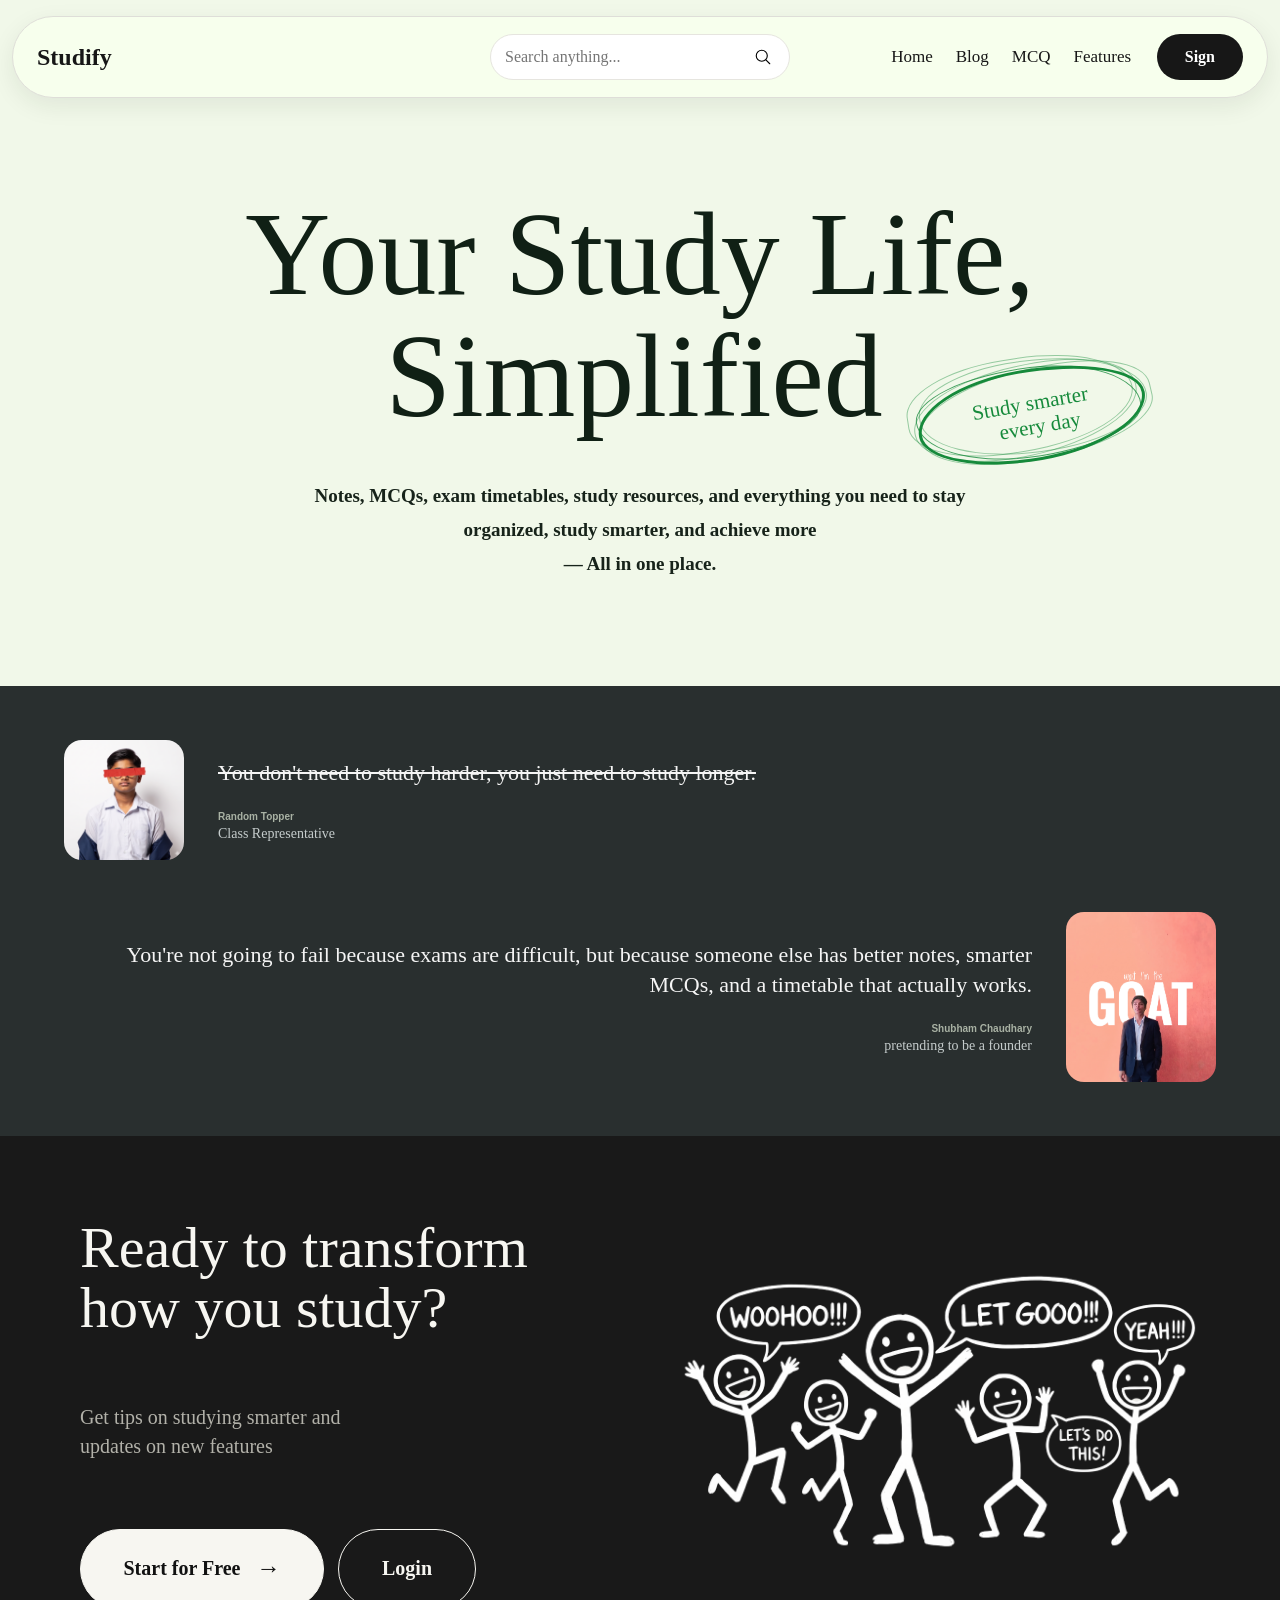
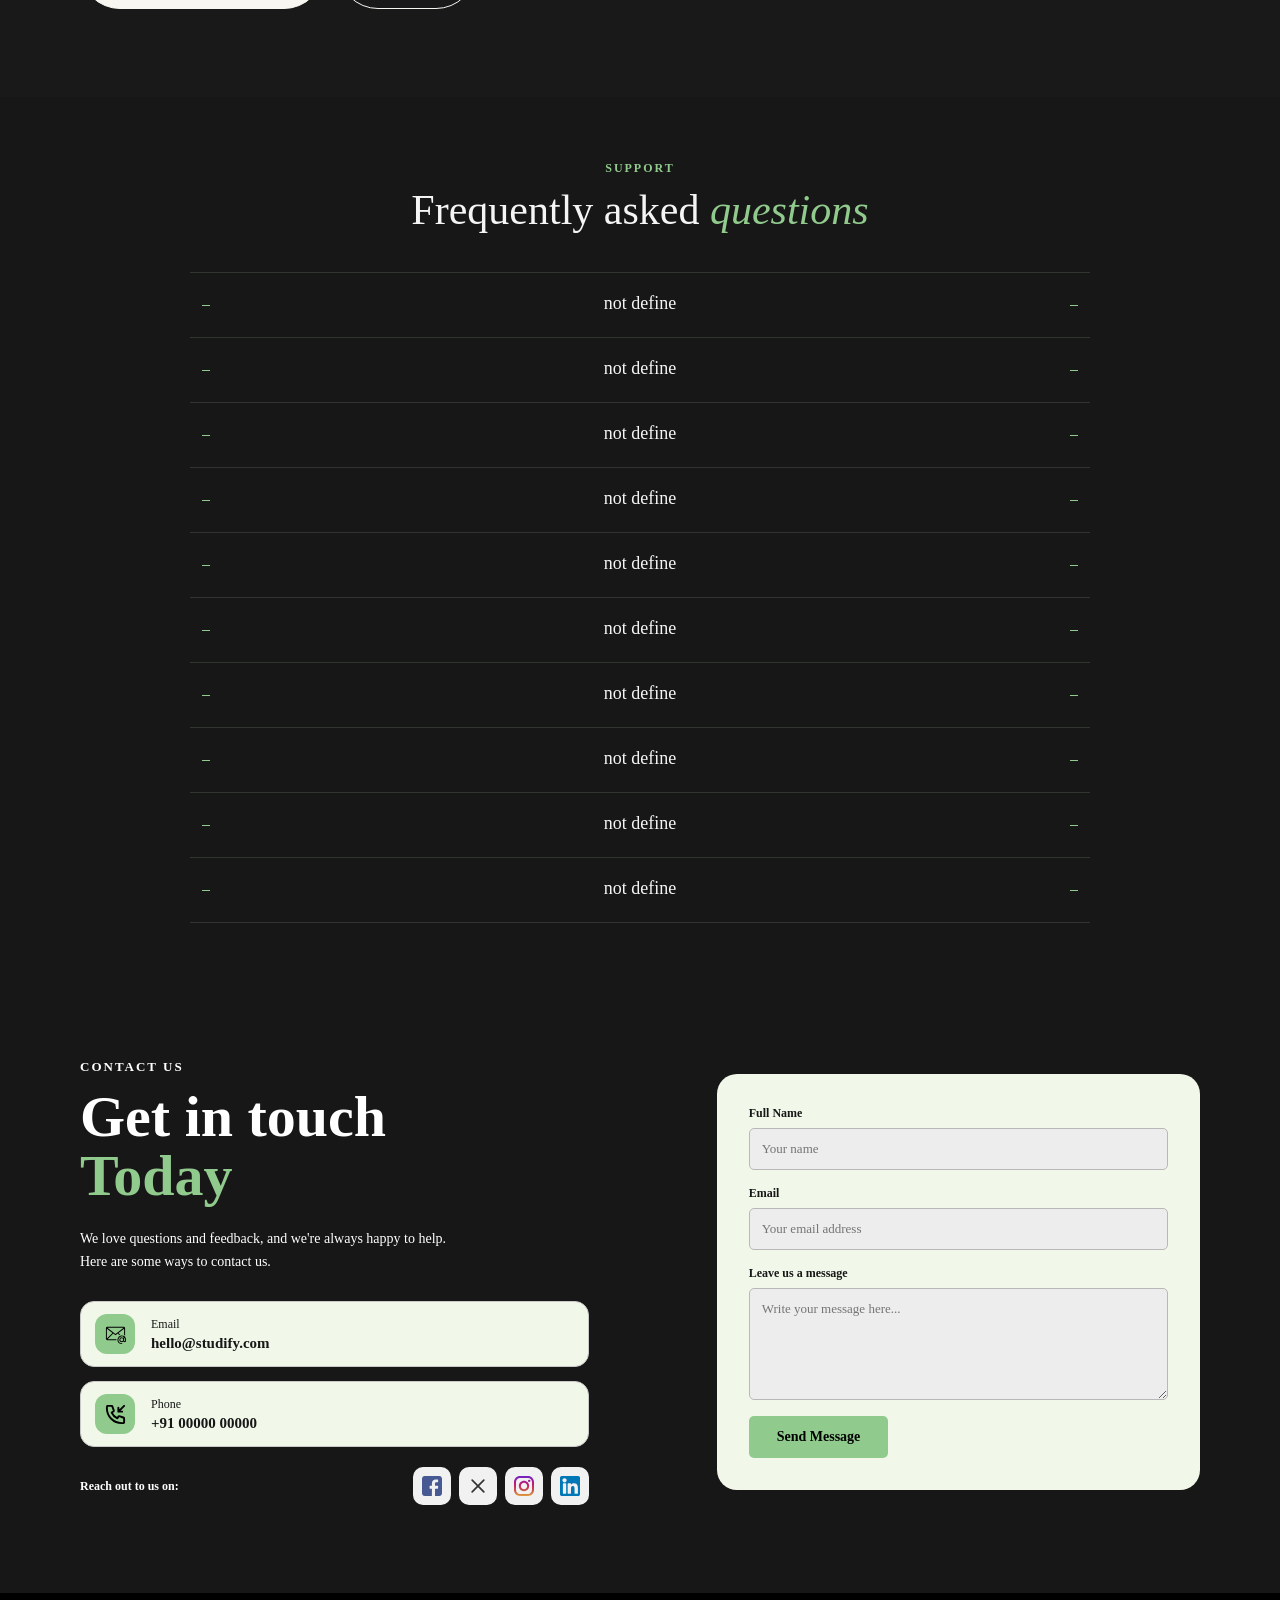
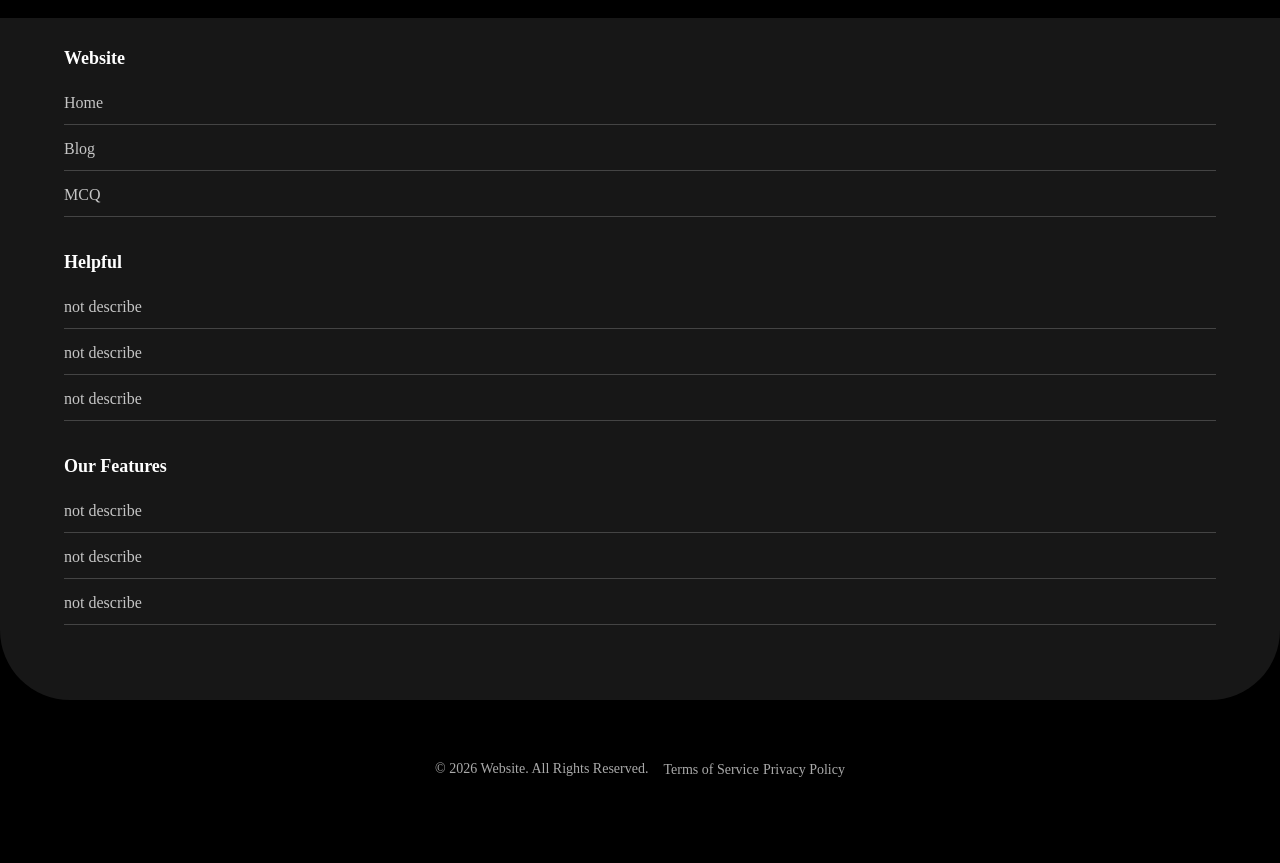
<file: index.html>
<!DOCTYPE html>
<html lang="en">
<head>
    <meta charset="UTF-8">
    <meta name="viewport" content="width=device-width, initial-scale=1.0">
    <title>Studify</title>
    <link rel="stylesheet" href="Assests/css/layout.css">
    <link rel="stylesheet" href="Assests/css/pages/dashboard.css">
    <script src="Assests/js/main.js" defer></script>
</head>
<body>

<!-- NavBar -->

    <div class="navbar-shell">
    <nav class="floating-navbar" aria-label="Main navigation">
        <a class="navbar-brand" href="index.html" aria-label="Studify home">Studify</a>
        <div class="navbar-search">
            <input type="search" placeholder="Search anything..." aria-label="Search anything">
            <button type="button" aria-label="Search"><img src="Assests/icons/search-button.svg" alt=""></button>
        </div>
        <div class="navbar-actions">
            <div class="navbar-links">
                <a href="index.html">Home</a>
                <a href="Sections/Blog.html">Blog</a>
                <a href="Sections/mcq.html">MCQ</a>
                <a href="Sections/Features.html">Features</a>
            </div>
            <button class="navbar-sign" type="button">Sign</button>
        </div>
    </nav>
    </div>

<!-- Dashboard hero -->
<main>
    <section class="dashboard-hero" aria-labelledby="dashboard-heading">
        <div class="dashboard-hero-copy">
            <h1 id="dashboard-heading">
                <span>Your Study Life,</span>
                <span class="dashboard-title-last-line">Simplified</span>
            </h1>
            <div class="dashboard-hero-badge" aria-label="Study smarter, every day">
                <span class="badge-ring badge-ring-one" aria-hidden="true"></span>
                <span class="badge-ring badge-ring-two" aria-hidden="true"></span>
                <span class="badge-ring badge-ring-three" aria-hidden="true"></span>
                <span class="badge-ring badge-ring-four" aria-hidden="true"></span>
                <span>Study smarter</span>
                <span>every day</span>
            </div>
            <p>Notes, MCQs, exam timetables, study resources, and everything you need to stay organized, study smarter, and achieve more <br>— All in one place.</p>
        </div>
    </section>
</main>
<!-- review section -->
<section class="testimonial-section" aria-label="Student testimonials">
    <div class="testimonial-list">
        <article class="testimonial testimonial-topper">
            <img class="testimonial-photo testimonial-photo-topper" src="Assests/images/topperboy.png" alt="Random Topper">
            <div class="testimonial-copy">
                <blockquote><del>You don't need to study harder, you just need to study longer.</del></blockquote>
                <p class="testimonial-name">Random Topper</p>
                <p class="testimonial-role">Class Representative</p>
            </div>
        </article>
        <article class="testimonial testimonial-founder">
            <div class="testimonial-copy">
                <blockquote>You're not going to fail because exams are difficult, but because someone else has better notes, smarter MCQs, and a timetable that actually works.</blockquote>
                <p class="testimonial-name">Shubham Chaudhary</p>
                <p class="testimonial-role">pretending to be a founder</p>
            </div>
            <img class="testimonial-photo testimonial-photo-founder" src="Assests/images/my%20img.jpeg" alt="Student Productivity Platform founder">
        </article>
    </div>
</section>


<!-- ----------study-cta---------- -->

<section class="study-cta" aria-labelledby="study-cta-heading">
    <div class="study-cta-content">
        <div class="study-cta-copy">
            <h2 id="study-cta-heading">Ready to transform<br>how you study?</h2>
            <p>Get tips on studying smarter and<br class="study-cta-desktop-break"> updates on new features</p>
            <div class="study-cta-actions">
                <a class="study-cta-primary" href="#contact-heading">Start for Free <span aria-hidden="true">&#8594;</span></a>
                <button class="study-cta-login" type="button">Login</button>
            </div>
        </div>
        <img class="study-cta-image" src="Assests/images/stick-men-login.png" alt="Cheerful stick figures celebrating together">
    </div>
</section>

<!---------FAQ---------->
<section class="faq-section" aria-labelledby="faq-heading">
    <div class="faq-content">
        <p class="faq-eyebrow">Support</p>
        <h2 id="faq-heading">Frequently asked <span>questions</span></h2>
        <div class="faq-list">
            <details class="faq-item">
                <summary>not define</summary>
                <p>not describe</p>
            </details>
            <details class="faq-item">
                <summary>not define</summary>
                <p>not describe</p>
            </details>
            <details class="faq-item">
                <summary>not define</summary>
                <p>not describe</p>
            </details>
            <details class="faq-item">
                <summary>not define</summary>
                <p>not describe</p>
            </details>
            <details class="faq-item">
                <summary>not define</summary>
                <p>not describe</p>
            </details>
            <details class="faq-item">
                <summary>not define</summary>
                <p>not describe</p>
            </details>
            <details class="faq-item">
                <summary>not define</summary>
                <p>not describe</p>
            </details>
            <details class="faq-item">
                <summary>not define</summary>
                <p>not describe</p>
            </details>
            <details class="faq-item">
                <summary>not define</summary>
                <p>not describe</p>
            </details>
            <details class="faq-item">
                <summary>not define</summary>
                <p>not describe</p>
            </details>
        </div>
    </div>
</section>

<!-- contact form section  -->
<section class="contact-section" aria-labelledby="contact-heading">
    <div class="contact-intro">
        <p class="contact-eyebrow">Contact us</p>
        <h2 id="contact-heading">Get in touch<br><span class="contact-title-accent">Today</span></h2>
        <p class="contact-description">We love questions and feedback, and we're always happy to help. Here are some ways to contact us.</p>

        <div class="contact-details">
            <a class="contact-detail" href="mailto:hello@studify.com">
                <span class="contact-detail-icon" aria-hidden="true"><img src="Assests/icons/email-address.svg" alt=" email-icon"></span>
                <span><span class="contact-detail-label">Email</span><strong>hello@studify.com</strong></span>
            </a>
            <a class="contact-detail" href="tel:+910000000000">
                <span class="contact-detail-icon" aria-hidden="true"><img src="Assests/icons/phone-incoming.svg" alt="phone-icon"></span>
                <span><span class="contact-detail-label">Phone</span><strong>+91 00000 00000</strong></span>
            </a>
        </div>

        <div class="contact-socials">
            <strong>Reach out to us on:</strong>
            <div class="contact-social-links" aria-label="Social media">
                <a href="#" aria-label="Facebook"><img src="Assests/icons/facebook.svg" alt=""></a>
                <a href="#" aria-label="X"><img src="Assests/icons/x-icon.svg" alt=""></a>
                <a href="#" aria-label="Instagram"><img src="Assests/icons/instagram.svg" alt=""></a>
                <a href="#" aria-label="LinkedIn"><img src="Assests/icons/linkedin.svg" alt=""></a>
            </div>
        </div>
    </div>

    <form class="contact-form" action="#" method="post">
        <div class="contact-field">
            <label for="contact-name">Full Name</label>
            <input id="contact-name" name="name" type="text" placeholder="Your name" autocomplete="name" required>
        </div>
        <div class="contact-field">
            <label for="contact-email">Email</label>
            <input id="contact-email" name="email" type="email" placeholder="Your email address" autocomplete="email" required>
        </div>
        <div class="contact-field">
            <label for="contact-message">Leave us a message</label>
            <textarea id="contact-message" name="message" placeholder="Write your message here..." rows="5" required></textarea>
        </div>
        <button class="contact-submit" type="submit">Send Message</button>
    </form>
</section>



<!-- footer Sectaion -->

<footer>
    <!-- Main-footer Sectaion  -->
    <div>
        <div>
            <p>Website</p>
            <nav aria-label="Footer navigation">
                <ul>
                    <li><a href="index.html">Home</a></li>
                    <li><a href="Sections/Blog.html">Blog</a></li>
                    <li><a href="Sections/mcq.html">MCQ</a></li>
                </ul>

            </nav>
        </div>

        <div>
            <p>Helpful</p>
            <nav aria-label="Footer navigation">
                <ul>
                    <li><a href="">not describe</a></li>
                    <li><a href="">not describe</a></li>
                    <li><a href="">not describe</a></li>
                </ul>

            </nav>
        </div>

        <div>
            <p>Our Features</p>
            <nav aria-label="Footer navigation">
                <ul>
                    <li><a href="">not describe</a></li>
                    <li><a href="">not describe</a></li>
                    <li><a href="">not describe</a></li>
                </ul>

            </nav>
        </div>

    </div>

    <!-- Bottom-footer Sectaion  -->
    <div>
        <p>© 2026  Website. All Rights Reserved.</p>
        <div>
        <a href="Sections/Termservice.html">Terms of Service</a>
        <a href="Sections/privacypolicy.html">Privacy Policy</a>
        </div>
    </div>
</footer>
    

</body>
</html>
</file>
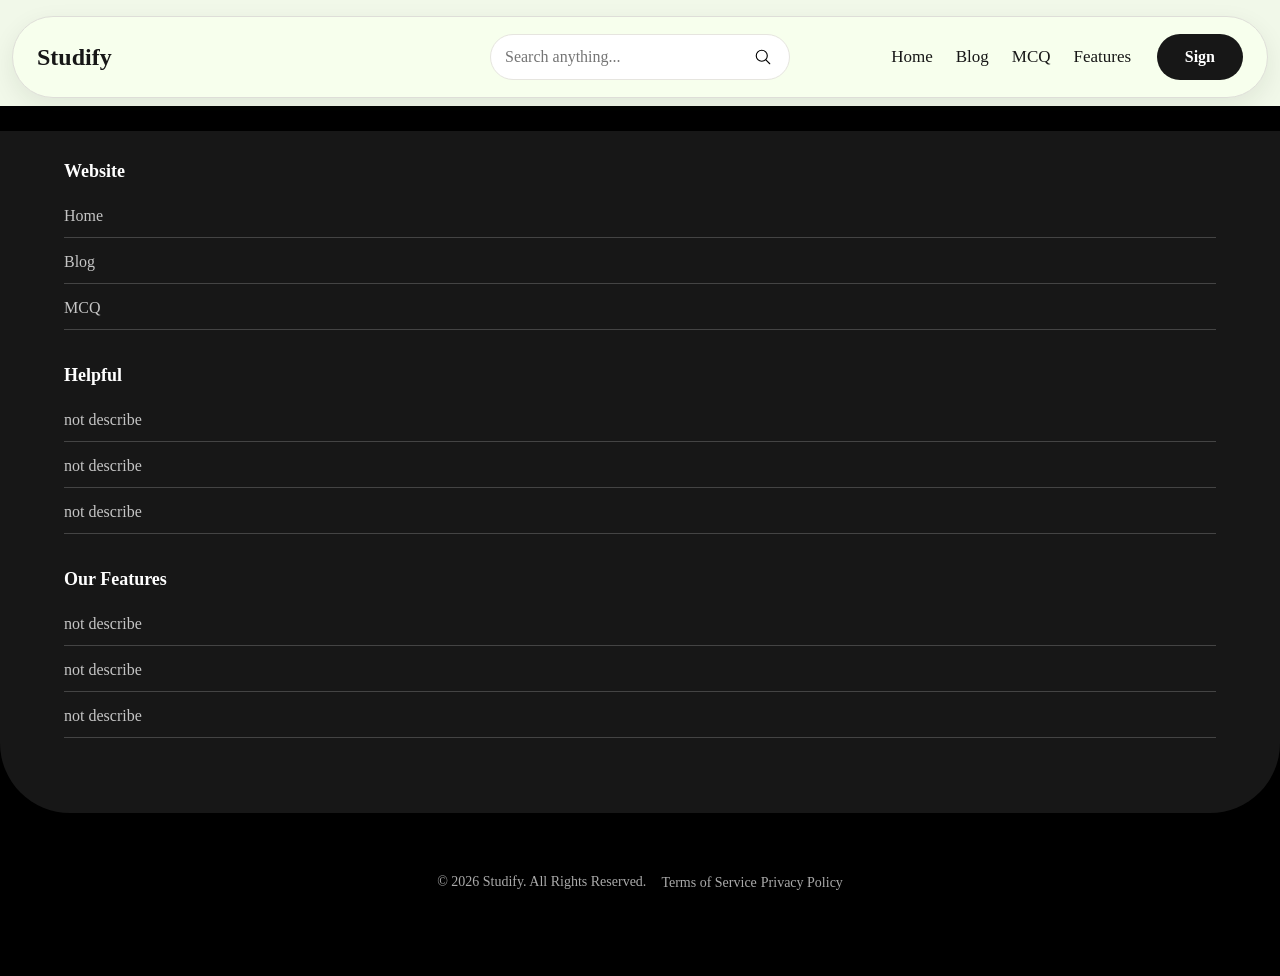
<file: Sections/Blog.html>
<!DOCTYPE html>
<html lang="en">
<head>
    <meta charset="UTF-8">
    <meta name="viewport" content="width=device-width, initial-scale=1.0">
    <title>Blog</title>
    <link rel="stylesheet" href="../Assests/css/layout.css">
    <script src="../Assests/js/main.js" defer></script>
</head>
<body>
    <div class="navbar-shell">
        <nav class="floating-navbar" aria-label="Main navigation">
            <a class="navbar-brand" href="../index.html" aria-label="Studify home">Studify</a>
            <div class="navbar-search">
                <input type="search" placeholder="Search anything..." aria-label="Search anything">
                <button type="button" aria-label="Search"><img src="../Assests/icons/search-button.svg" alt=""></button>
            </div>
            <div class="navbar-actions">
                <div class="navbar-links">
                    <a href="../index.html">Home</a>
                    <a href="Blog.html">Blog</a>
                    <a href="mcq.html">MCQ</a>
                    <a href="Features.html">Features</a>
                </div>
                <button class="navbar-sign" type="button">Sign</button>
            </div>
        </nav>
    </div>
    <main></main>
<footer>
    <div>
        <div>
            <p>Website</p>
            <nav aria-label="Website links"><ul>
                <li><a href="../index.html">Home</a></li>
                <li><a href="Blog.html">Blog</a></li>
                <li><a href="mcq.html">MCQ</a></li>
            </ul></nav>
        </div>
        <div>
            <p>Helpful</p>
            <nav aria-label="Helpful links"><ul>
                <li><a href="">not describe</a></li>
                <li><a href="">not describe</a></li>
                <li><a href="">not describe</a></li>
            </ul></nav>
        </div>
        <div>
            <p>Our Features</p>
            <nav aria-label="Feature links"><ul>
                <li><a href="">not describe</a></li>
                <li><a href="">not describe</a></li>
                <li><a href="">not describe</a></li>
            </ul></nav>
        </div>
    </div>
    <div>
        <p>© 2026 Studify. All Rights Reserved.</p>
        <div>
            <a href="Termservice.html">Terms of Service</a>
            <a href="privacypolicy.html">Privacy Policy</a>
        </div>
    </div>
</footer>
</body>
</html>
</file>
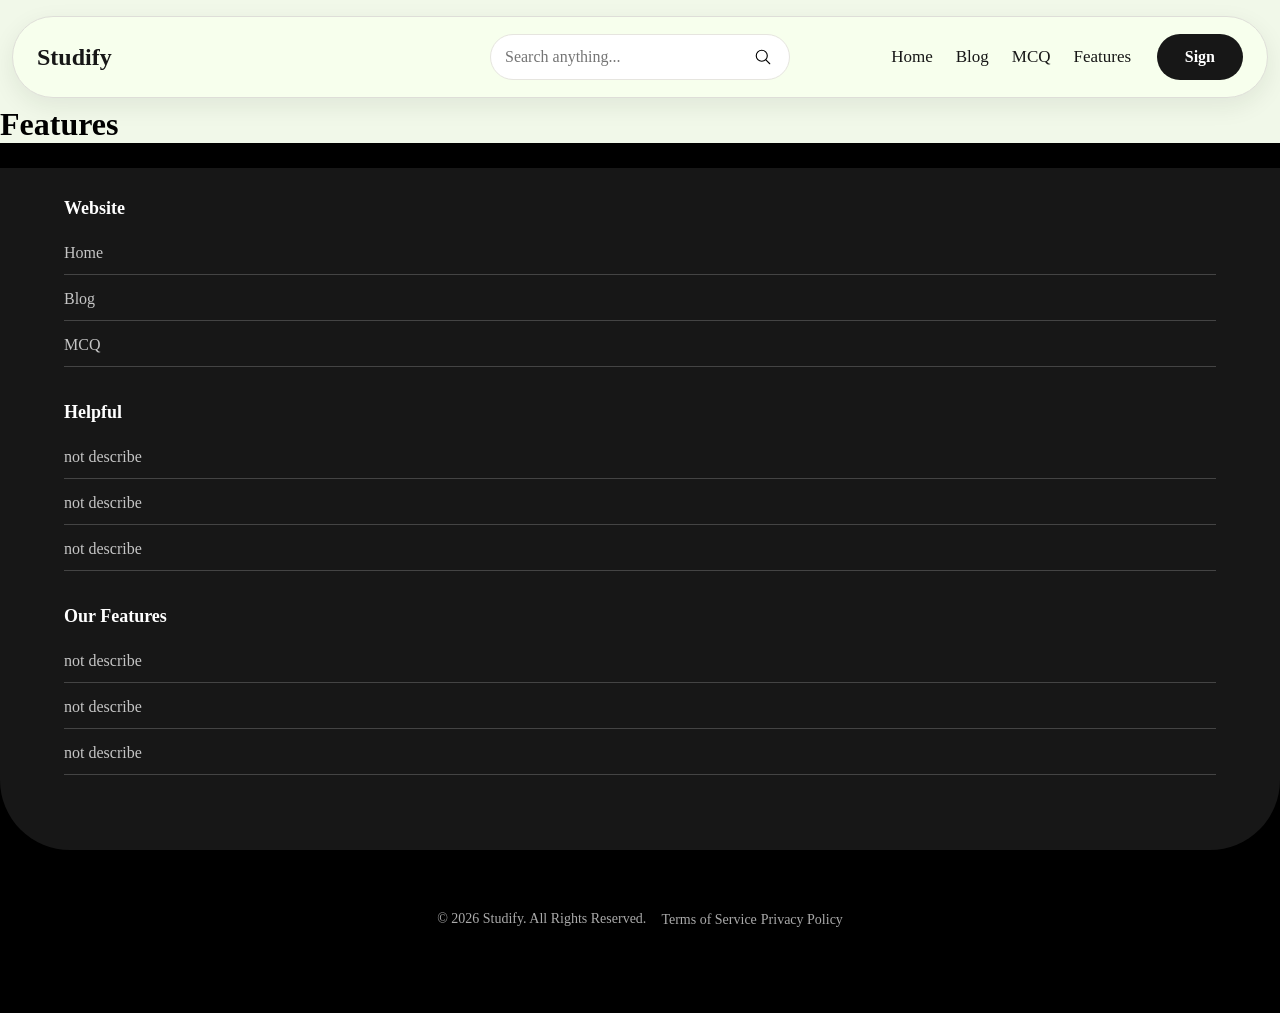
<file: Sections/Features.html>
<!DOCTYPE html>
<html lang="en">
<head>
	<meta charset="UTF-8">
	<meta name="viewport" content="width=device-width, initial-scale=1.0">
	<title>Features | Studify</title>
	<link rel="stylesheet" href="../Assests/css/layout.css">
	<script src="../Assests/js/main.js" defer></script>
</head>
<body>
	<div class="navbar-shell">
		<nav class="floating-navbar" aria-label="Main navigation">
			<a class="navbar-brand" href="../index.html" aria-label="Studify home">Studify</a>
			<div class="navbar-search">
				<input type="search" placeholder="Search anything..." aria-label="Search anything">
				<button type="button" aria-label="Search"><img src="../Assests/icons/search-button.svg" alt=""></button>
			</div>
			<div class="navbar-actions">
				<div class="navbar-links">
					<a href="../index.html">Home</a>
					<a href="Blog.html">Blog</a>
					<a href="mcq.html">MCQ</a>
					<a href="Features.html">Features</a>
				</div>
				<button class="navbar-sign" type="button">Sign</button>
			</div>
		</nav>
	</div>
	<main><h1>Features</h1></main>
	<footer>
		<div>
			<div>
				<p>Website</p>
				<nav aria-label="Website links"><ul>
					<li><a href="../index.html">Home</a></li>
					<li><a href="Blog.html">Blog</a></li>
					<li><a href="mcq.html">MCQ</a></li>
				</ul></nav>
			</div>
			<div>
				<p>Helpful</p>
				<nav aria-label="Helpful links"><ul>
					<li><a href="">not describe</a></li>
					<li><a href="">not describe</a></li>
					<li><a href="">not describe</a></li>
				</ul></nav>
			</div>
			<div>
				<p>Our Features</p>
				<nav aria-label="Feature links"><ul>
					<li><a href="">not describe</a></li>
					<li><a href="">not describe</a></li>
					<li><a href="">not describe</a></li>
				</ul></nav>
			</div>
		</div>
		<div>
			<p>© 2026 Studify. All Rights Reserved.</p>
			<div>
				<a href="Termservice.html">Terms of Service</a>
				<a href="privacypolicy.html">Privacy Policy</a>
			</div>
		</div>
	</footer>
</body>
</html>
</file>
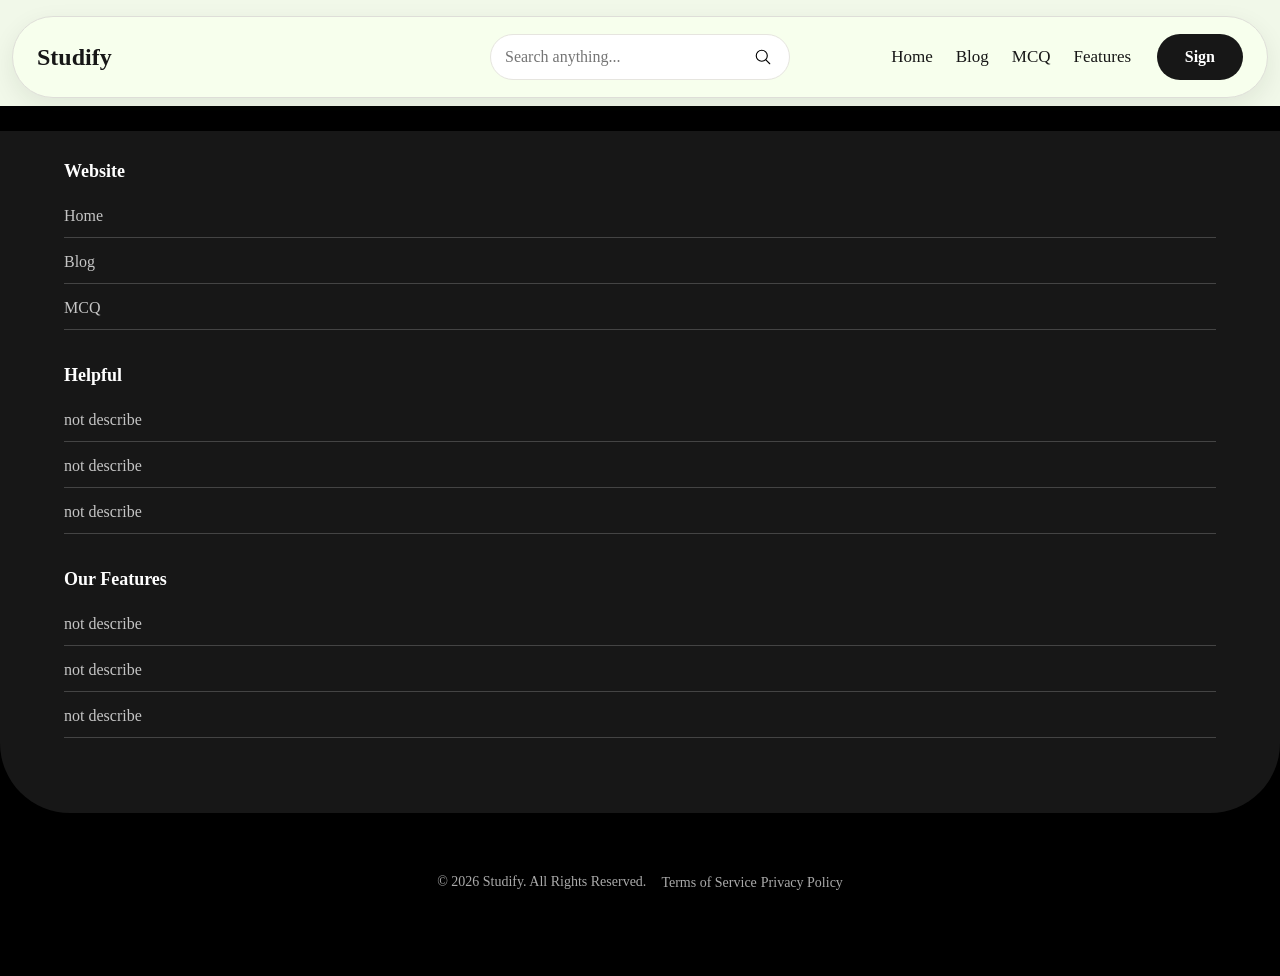
<file: Sections/mcq.html>
<!DOCTYPE html>
<html lang="en">
<head>
    <meta charset="UTF-8">
    <meta name="viewport" content="width=device-width, initial-scale=1.0">
    <title>MCQ | Studify</title>
    <link rel="stylesheet" href="../Assests/css/layout.css">
    <script src="../Assests/js/main.js" defer></script>
</head>
<body>
    <div class="navbar-shell">
        <nav class="floating-navbar" aria-label="Main navigation">
            <a class="navbar-brand" href="../index.html" aria-label="Studify home">Studify</a>
            <div class="navbar-search">
                <input type="search" placeholder="Search anything..." aria-label="Search anything">
                <button type="button" aria-label="Search"><img src="../Assests/icons/search-button.svg" alt=""></button>
            </div>
            <div class="navbar-actions">
                <div class="navbar-links">
                    <a href="../index.html">Home</a>
                    <a href="Blog.html">Blog</a>
                    <a href="mcq.html">MCQ</a>
                    <a href="Features.html">Features</a>
                </div>
                <button class="navbar-sign" type="button">Sign</button>
            </div>
        </nav>
    </div>
    <main></main>
<footer>
    <div>
        <div>
            <p>Website</p>
            <nav aria-label="Website links"><ul>
                <li><a href="../index.html">Home</a></li>
                <li><a href="Blog.html">Blog</a></li>
                <li><a href="mcq.html">MCQ</a></li>
            </ul></nav>
        </div>
        <div>
            <p>Helpful</p>
            <nav aria-label="Helpful links"><ul>
                <li><a href="">not describe</a></li>
                <li><a href="">not describe</a></li>
                <li><a href="">not describe</a></li>
            </ul></nav>
        </div>
        <div>
            <p>Our Features</p>
            <nav aria-label="Feature links"><ul>
                <li><a href="">not describe</a></li>
                <li><a href="">not describe</a></li>
                <li><a href="">not describe</a></li>
            </ul></nav>
        </div>
    </div>
    <div>
        <p>© 2026 Studify. All Rights Reserved.</p>
        <div>
            <a href="Termservice.html">Terms of Service</a>
            <a href="privacypolicy.html">Privacy Policy</a>
        </div>
    </div>
</footer>
</body>
</html>
</file>
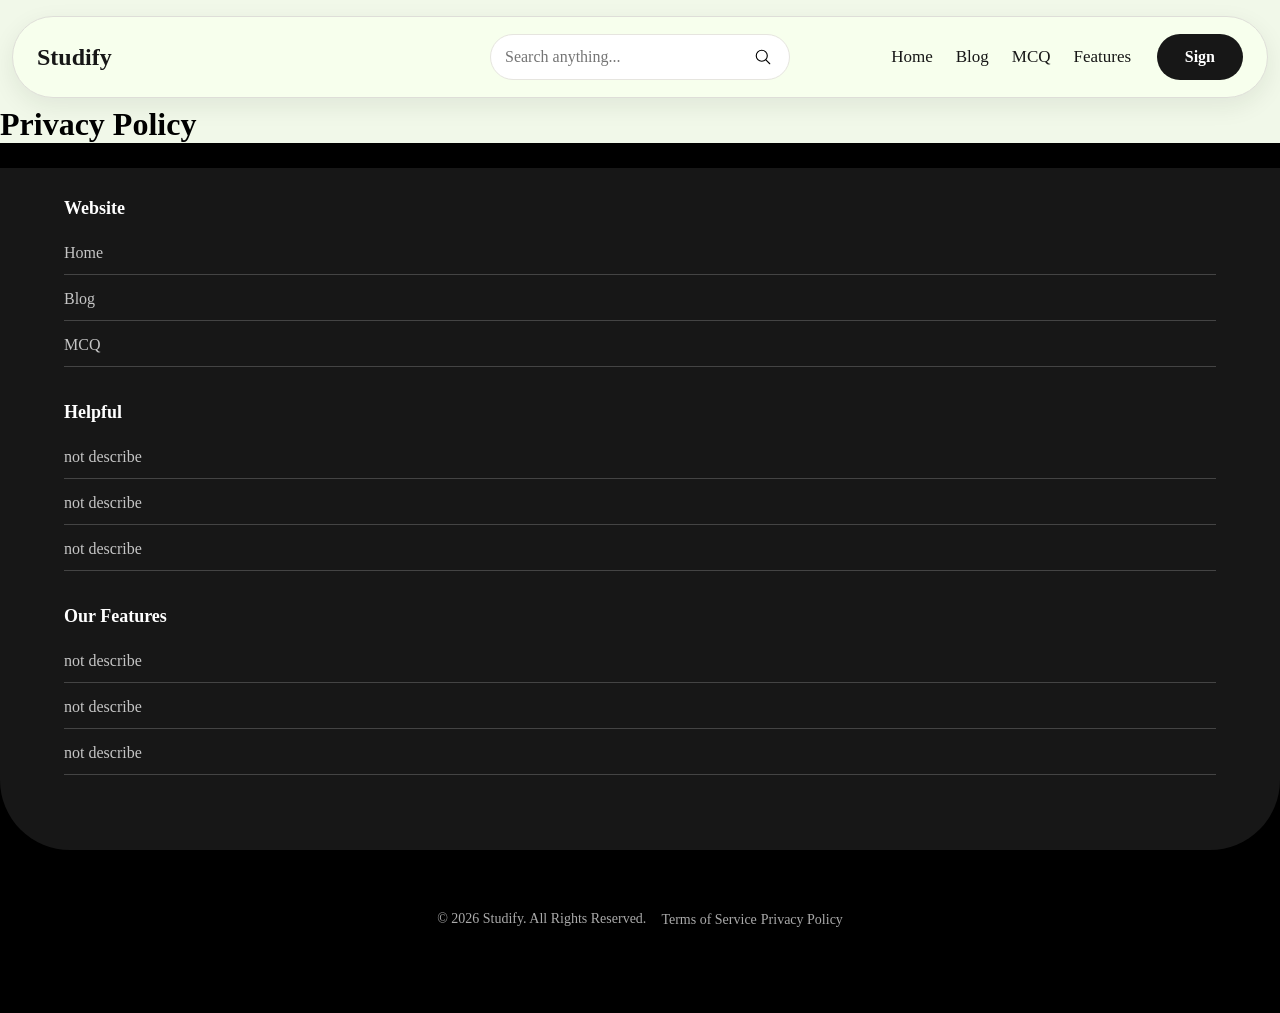
<file: Sections/privacypolicy.html>
<!DOCTYPE html>
<html lang="en">
<head>
	<meta charset="UTF-8">
	<meta name="viewport" content="width=device-width, initial-scale=1.0">
	<title>Privacy Policy | Studify</title>
	<link rel="stylesheet" href="../Assests/css/layout.css">
	<script src="../Assests/js/main.js" defer></script>
</head>
<body>
	<div class="navbar-shell">
		<nav class="floating-navbar" aria-label="Main navigation">
			<a class="navbar-brand" href="../index.html" aria-label="Studify home">Studify</a>
			<div class="navbar-search">
				<input type="search" placeholder="Search anything..." aria-label="Search anything">
				<button type="button" aria-label="Search"><img src="../Assests/icons/search-button.svg" alt=""></button>
			</div>
			<div class="navbar-actions">
				<div class="navbar-links">
					<a href="../index.html">Home</a>
					<a href="Blog.html">Blog</a>
					<a href="mcq.html">MCQ</a>
					<a href="Features.html">Features</a>
				</div>
				<button class="navbar-sign" type="button">Sign</button>
			</div>
		</nav>
	</div>
	<main><h1>Privacy Policy</h1></main>
	<footer>
		<div>
			<div>
				<p>Website</p>
				<nav aria-label="Website links"><ul>
					<li><a href="../index.html">Home</a></li>
					<li><a href="Blog.html">Blog</a></li>
					<li><a href="mcq.html">MCQ</a></li>
				</ul></nav>
			</div>
			<div>
				<p>Helpful</p>
				<nav aria-label="Helpful links"><ul>
					<li><a href="">not describe</a></li>
					<li><a href="">not describe</a></li>
					<li><a href="">not describe</a></li>
				</ul></nav>
			</div>
			<div>
				<p>Our Features</p>
				<nav aria-label="Feature links"><ul>
					<li><a href="">not describe</a></li>
					<li><a href="">not describe</a></li>
					<li><a href="">not describe</a></li>
				</ul></nav>
			</div>
		</div>
		<div>
			<p>© 2026 Studify. All Rights Reserved.</p>
			<div>
				<a href="Termservice.html">Terms of Service</a>
				<a href="privacypolicy.html">Privacy Policy</a>
			</div>
		</div>
	</footer>
</body>
</html>
</file>
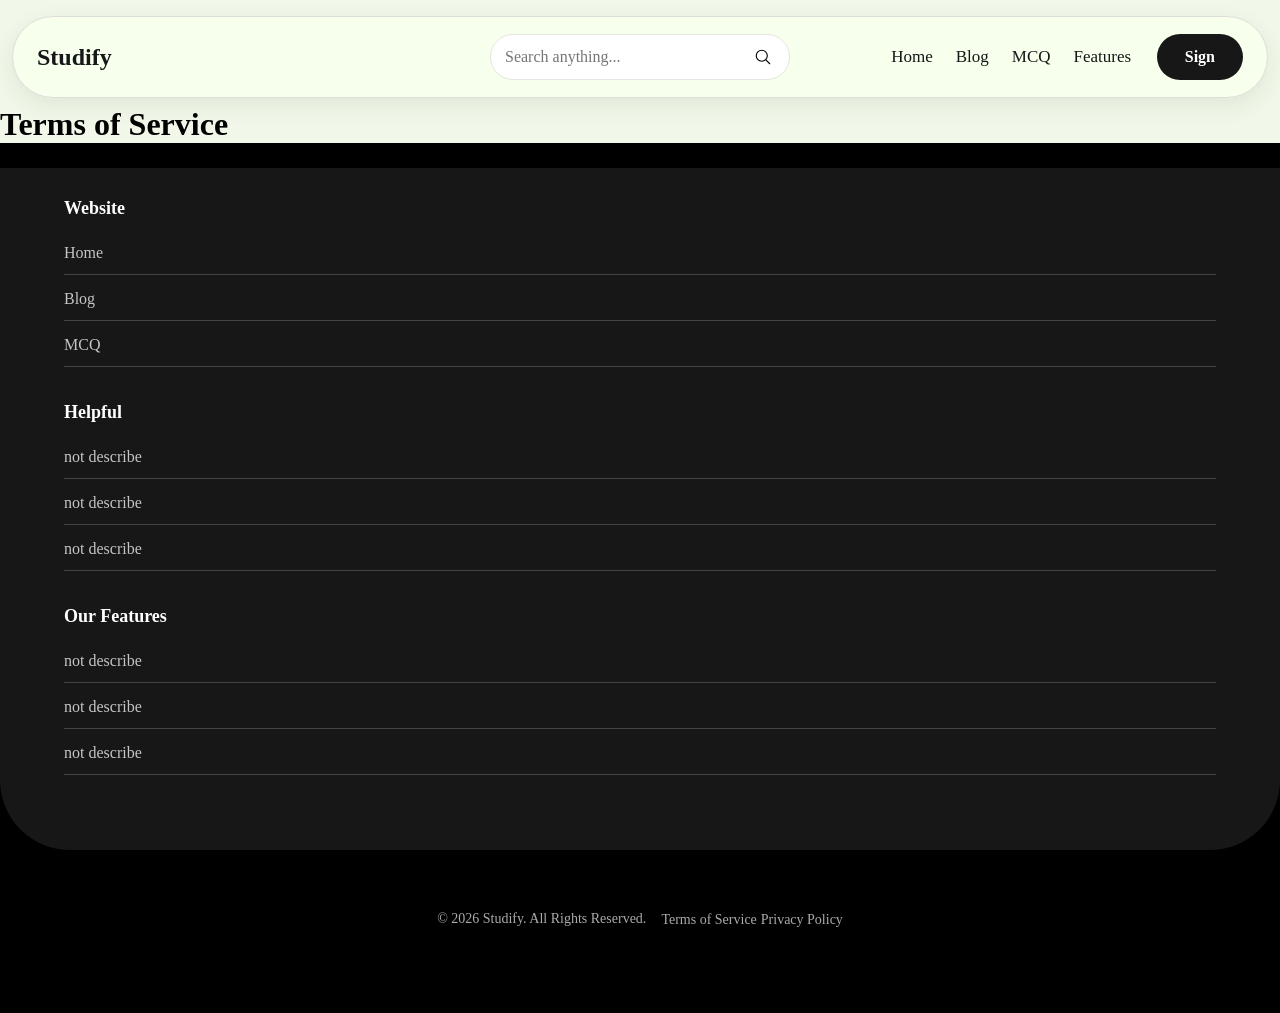
<file: Sections/Termservice.html>
<!DOCTYPE html>
<html lang="en">
<head>
	<meta charset="UTF-8">
	<meta name="viewport" content="width=device-width, initial-scale=1.0">
	<title>Terms of Service | Studify</title>
	<link rel="stylesheet" href="../Assests/css/layout.css">
	<script src="../Assests/js/main.js" defer></script>
</head>
<body>
	<div class="navbar-shell">
		<nav class="floating-navbar" aria-label="Main navigation">
			<a class="navbar-brand" href="../index.html" aria-label="Studify home">Studify</a>
			<div class="navbar-search">
				<input type="search" placeholder="Search anything..." aria-label="Search anything">
				<button type="button" aria-label="Search"><img src="../Assests/icons/search-button.svg" alt=""></button>
			</div>
            
			<div class="navbar-actions">
				<div class="navbar-links">
					<a href="../index.html">Home</a>
					<a href="Blog.html">Blog</a>
					<a href="mcq.html">MCQ</a>
					<a href="Features.html">Features</a>
				</div>
				<button class="navbar-sign" type="button">Sign</button>
			</div>
		</nav>
	</div>
	<main><h1>Terms of Service</h1></main>
	<footer>
		<div>
			<div>
				<p>Website</p>
				<nav aria-label="Website links"><ul>
					<li><a href="../index.html">Home</a></li>
					<li><a href="Blog.html">Blog</a></li>
					<li><a href="mcq.html">MCQ</a></li>
				</ul></nav>
			</div>
			<div>
				<p>Helpful</p>
				<nav aria-label="Helpful links"><ul>
					<li><a href="">not describe</a></li>
					<li><a href="">not describe</a></li>
					<li><a href="">not describe</a></li>
				</ul></nav>
			</div>
			<div>
				<p>Our Features</p>
				<nav aria-label="Feature links"><ul>
					<li><a href="">not describe</a></li>
					<li><a href="">not describe</a></li>
					<li><a href="">not describe</a></li>
				</ul></nav>
			</div>
		</div>
		<div>
			<p>© 2026 Studify. All Rights Reserved.</p>
			<div>
				<a href="Termservice.html">Terms of Service</a>
				<a href="privacypolicy.html">Privacy Policy</a>
			</div>
		</div>
	</footer>
</body>
</html>
</file>
<file: Assests/css/layout.css>
*{
    margin: 0;
    padding: 0;
    box-sizing: border-box;

}

body {
    background: #f1f8e9;
}

/* ===== Floating Sticky Navbar ===== */

.navbar-shell {
    position: sticky;
    top: 0;
    z-index: 1000;
    width: min(1440px, calc(100% - 24px));
    margin: 0 auto 24px;
    transform: translateY(16px);
    transition: width 250ms ease, transform 250ms ease;
}

.navbar-shell.is-scrolled {
    width: 100%;
    transform: translateY(0);
}

.floating-navbar {
    width: 100%;
    min-height: 82px;
    margin: 0;
    padding: 10px 24px;
    display: grid;
    grid-template-columns: minmax(120px, 1fr) minmax(220px, 300px) minmax(0, 1fr);
    align-items: center;
    gap: clamp(18px, 2.5vw, 36px);
    background: #f7ffed;
    border: 1px solid #deded8;
    border-radius: 999px;
    box-shadow: 0 8px 24px rgb(23 35 28 / 8%);
    transition: border-radius 250ms ease, box-shadow 250ms ease;
}

.navbar-brand {
    justify-self: start;
    color: #171717;
    font-size: 24px;
    font-weight: 700;
    text-decoration: none;
    white-space: nowrap;
}

.navbar-shell.is-scrolled .floating-navbar {
    border-radius: 0;
    box-shadow: 0 6px 20px rgb(23 35 28 / 12%);
}

.navbar-search {
    display: flex;
    align-items: center;
    gap: 8px;
    width: 100%;
    min-width: 150px;
    padding: 10px 14px;
    background: #fff;
    border: 1px solid #e6e5df;
    border-radius: 999px;
}

.navbar-search input {
    width: 100%;
    min-width: 0;
    border: 0;
    outline: 0;
    background: transparent;
    color: #202820;
    font: inherit;
}

.navbar-search button {
    display: grid;
    place-items: center;
    flex: 0 0 24px;
    width: 24px;
    height: 24px;
    padding: 0;
    border: 0;
    background: transparent;
    cursor: pointer;
}

.navbar-search img {
    display: block;
    width: 18px;
    height: 18px;
}

.navbar-links {
    display: flex;
    align-items: center;
    justify-content: center;
    flex-wrap: wrap;
    gap: clamp(14px, 1.8vw, 28px);
}

.navbar-actions {
    display: flex;
    align-items: center;
    justify-content: flex-end;
    gap: clamp(16px, 2vw, 30px);
}

.navbar-links a {
    color: #171717;
    font-size: 17px;
    font-weight: 500;
    text-decoration: none;
    white-space: nowrap;
}

.navbar-links a:hover {
    color: #555;
}

.navbar-sign {
    flex: 0 0 auto;
    padding: 14px 28px;
    border: 0;
    border-radius: 999px;
    background: #171717;
    color: #fff;
    font: inherit;
    font-weight: 600;
    cursor: pointer;
}
.navbar-search:hover {
    background: #e4e4e4;
}
.navbar-sign:hover {
    background: #383838;
}

@media (max-width: 760px) {
    .navbar-shell {
        width: calc(100% - 24px);
    }

    .navbar-shell.is-scrolled {
        width: 100%;
    }

    .floating-navbar {
        display: flex;
        flex-wrap: wrap;
        justify-content: space-between;
        gap: 12px;
        padding: 14px 18px;
        border-radius: 24px;
    }

    .navbar-brand {
        font-size: 21px;
    }

    .navbar-search {
        flex: 1 1 100%;
        order: 2;
    }

    .navbar-actions {
        display: contents;
    }

    .navbar-links {
        flex: 1 1 100%;
        order: 3;
        justify-content: center;
        gap: 16px;
    }

    .navbar-sign {
        order: 1;
        padding: 11px 22px;
    }
}

/* ===== Main Footer ===== */

footer {
    background-color: #000;
    color: white;
    padding: 0;
    margin: 0;
    width: 100%;
}

/* Main Footer Columns */

footer > div:first-of-type {
    background-color: #171717;
    border-radius: 0 0 70px 70px;
    display: grid;
    grid-template-columns: repeat(3, 1fr);
    gap: 25px;
    width: 100%;
    box-sizing: border-box;
    margin: 0;
    padding: 30px 5% 60px;
}
    
/* Footer Headings */

footer p {
    
    font-size: 18px;
    font-weight: bold;
    margin-bottom: 25px;
    color: white;
}

/* Footer Navigation */

footer nav ul {
    list-style: none;
    padding: 0;
    margin: 0;
}

footer nav ul li {
    
    margin-bottom: 15px;
    border-bottom: 1px solid #444;
    padding-bottom: 12px;
}

/* Footer Links */

footer nav ul li a {
    color: #c5c5c5;
    text-decoration: none;
    font-size: 16px;
    transition: 0.3s;
}

footer nav ul li a:hover {
    color: white;
}

/* ===== Bottom Footer ===== */

footer > div:last-of-type {
    padding-top: 100px;
    padding: 60px;
    display: flex;
    justify-content: space-between;
    align-items: center;
    flex-wrap: wrap;
    gap: 15px;
}

footer > div:last-of-type p {
    font-size: 14px;
    font-weight: normal;
    margin: 0;
    color: #aaa;
}

footer > div:last-of-type a {
    color: #aaa;
    text-decoration: none;
    font-size: 14px;
}

footer > div:last-of-type a:hover {
    color: white;
}

/* ===== Responsive Design ===== */

@media (max-width: 1300px) {

    footer > div:first-of-type {
        grid-template-columns: repeat(2, 1fr);
        gap: 30px;
    }

    footer > div:last-of-type {
        justify-content: center;
        text-align: center;
    }
}

@media (max-width: 1300px) {

    footer > div:first-of-type {
        grid-template-columns: 1fr;
        gap: 20px;
    }

    footer {
        padding: 25px 0;
    }
}
</file>
<file: Assests/css/pages/dashboard.css>
main {
    display: block;
}

.dashboard-hero {
    min-height: 580px;
    padding: 72px 5% 88px;
    display: grid;
    place-items: center;
    overflow: hidden;
    background: #f1f8e9;
}

.dashboard-hero-copy {
    position: relative;
    width: min(1240px, 100%);
    margin: 0 auto;
    text-align: center;
}

.dashboard-hero h1 {
    margin: 0 auto;
    color: #102015;
    font-family: Georgia, "Times New Roman", serif;
    font-size: clamp(56px, 9.2vw, 132px);
    font-weight: 400;
    line-height: 1.03;
}

.dashboard-hero h1 span {
    display: block;
}

.dashboard-title-last-line {
    padding-right: 0.1em;
}

.dashboard-hero-badge {
    position: absolute;
    top: 57%;
    right: 0;
    width: 230px;
    min-height: 92px;
    display: flex;
    flex-direction: column;
    align-items: center;
    justify-content: center;
    border: 3px solid #168a3b;
    border-radius: 47% 53% 49% 51% / 52% 46% 54% 48%;
    color: #168a3b;
    font-family: "Segoe Print", "Bradley Hand", cursive;
    font-size: 21px;
    font-style: normal;
    font-weight: 500;
    line-height: 1.15;
    transform: translateY(-50%) translateX(-30%) rotate(-10deg);
}

.dashboard-hero-badge::before {
    position: absolute;
    inset: -5px 2px 1px -4px;
    border: 1px solid rgb(22 138 59 / 78%);
    border-radius: 53% 47% 52% 48% / 46% 55% 45% 54%;
    content: "";
    transform: rotate(3deg);
    pointer-events: none;
}

.badge-ring {
    position: absolute;
    display: block;
    border: 1px solid rgb(22 138 59 / 42%);
    pointer-events: none;
}

.badge-ring-one {
    inset: -8px 4px 3px -7px;
    border-radius: 50% 46% 52% 48%;
    transform: rotate(-2deg);
}

.badge-ring-two {
    inset: -12px -5px 5px 0;
    border-radius: 46% 54% 48% 52%;
    transform: rotate(2deg);
}

.badge-ring-three {
    inset: -3px -10px -2px -3px;
    border-radius: 52% 48% 45% 55%;
    transform: rotate(-3deg);
}

.badge-ring-four {
    inset: -16px 8px 8px -12px;
    border-radius: 48% 52% 54% 46%;
    transform: rotate(1deg);
}

.dashboard-hero-badge span {
    display: block;
}

.dashboard-hero-badge span:last-child {
    margin-left: 12px;
}

.dashboard-hero p {
    max-width: 660px;
    margin: 42px auto 0;
    color: #17231a;
    font-size: 19px;
    font-weight: 600;
    line-height: 1.8;
}

.testimonial-section {
    width: 100%;
    padding: 54px 5%;
    background: #292f2f;
    color: #f5f5f5;
}

.testimonial-list {
    width: min(100%, 1440px);
    margin: 0 auto;
    display: grid;
    gap: 52px;
}

.testimonial {
    display: grid;
    grid-template-columns: 120px minmax(0, 1fr);
    align-items: center;
    gap: 34px;
}

.testimonial-founder {
    grid-template-columns: minmax(0, 1fr) 150px;
    text-align: right;
}

.testimonial-photo {
    display: block;
    width: 120px;
    height: 120px;
    border-radius: 18px;
    object-fit: cover;
}

.testimonial-photo-topper {
    object-position: center 44%;
}

.testimonial-photo-founder {
    width: 150px;
    height: 170px;
    object-position: center 68%;
}

.testimonial-copy blockquote {
    margin: 0 0 24px;
    color: #f5f5f5;
    font-family: Georgia, "Times New Roman", serif;
    font-size: clamp(22px, 2.4vw, 14px);
    line-height: 1.35;
}

.testimonial-name,
.testimonial-role,
.testimonial-tagline {
    margin: 0;
}

.testimonial-name {
    color: #A9B2A4;
    font-family: Arial, Helvetica, sans-serif;
    font-size: 10px;
    font-weight: 700;
}

.testimonial-role {
    margin-top: 4px;
    color: #c5cccc;
    font-size: 14px;
}

/* ----------study-cta----------  */

.study-cta {
    width: 100%;
    padding: 82px 24px 88px;
    background: #191919;
    color: #f7f6f1;
    scroll-margin-top: 110px;
}

.study-cta-content {
    width: min(100%, 1120px);
    margin: 0 auto;
    display: grid;
    grid-template-columns: minmax(0, 1fr) minmax(0, 1fr);
    align-items: center;
    gap: clamp(24px, 5vw, 72px);
}

.study-cta-copy {
    min-width: 0;
}

.study-cta-image {
    display: block;
    width: 100%;
    max-height: 340px;
    object-fit: contain;
}

.study-cta h2 {
    margin: 0;
    font-family: Georgia, "Times New Roman", serif;
    font-size: clamp(42px, 6vw, 58px);
    font-weight: 400;
    line-height: 1.04;
}

.study-cta p {
    font-family:  serif;
    margin: 64px 0 68px;
    color: #B2B1A9;
    font-size: 20px;
    line-height: 1.45;
}

.study-cta-actions {
    display: flex;
    align-items: center;
    gap: 14px;
}

.study-cta-primary,
.study-cta-login {
    min-height: 80px;
    display: inline-flex;
    align-items: center;
    justify-content: center;
    border: 1px solid #f7f6f1;
    border-radius: 999px;
    font: inherit;
    font-size: 20px;
    font-weight: 600;
    text-decoration: none;
    transition: background-color 180ms ease, color 180ms ease, transform 180ms ease;
}

.study-cta-primary {
    min-width: 244px;
    gap: 16px;
    padding: 0 32px;
    background: #f7f6f1;
    color: #111;
}

.study-cta-primary span {
    font-size: 24px;
    font-weight: 400;
}

.study-cta-login {
    min-width: 138px;
    padding: 0 32px;
    background: transparent;
    color: #f7f6f1;
    cursor: pointer;
}

.study-cta-primary:hover,
.study-cta-login:hover {
    transform: translateY(-2px);
}

.study-cta-primary:hover {
    background: #91ca8d;
    border-color: #91ca8d;
}

.study-cta-login:hover {
    background: #f7f6f1;
    color: #111;
}

.study-cta-primary:focus-visible,
.study-cta-login:focus-visible {
    outline: 2px solid #91ca8d;
    outline-offset: 4px;
}

/* ---------FAQ---------- */

.faq-section {
    width: 100%;
    padding: 64px 24px 48px;
    background: #171717;
    color: #f5f5f5;
}

.faq-content {
    width: min(100%, 900px);
    margin: 0 auto;
}

.faq-eyebrow {
    margin: 0 0 10px;
    color: #91ca8d;
    font-size: 12px;
    font-weight: 700;
    letter-spacing: 2px;
    text-align: center;
    text-transform: uppercase;
}

.faq-section h2 {
    margin: 0 0 38px;
    color: #f5f5f5;
    font-family: Georgia, "Times New Roman", serif;
    font-size: clamp(30px, 4vw, 42px);
    font-weight: 400;
    text-align: center;
}

.faq-section h2 span {
    color: #91ca8d;
    font-style: italic;
}

.faq-list {
    border-top: 1px solid #303530;
}

.faq-item {
    border-bottom: 1px solid #303530;
}

.faq-item summary {
    position: relative;
    min-height: 64px;
    padding: 20px 42px;
    color: #f5f5f5;
    cursor: pointer;
    font-family: Georgia, "Times New Roman", serif;
    font-size: 18px;
    list-style: none;
    text-align: center;
}

.faq-item summary::-webkit-details-marker {
    display: none;
}

.faq-item summary::before,
.faq-item summary::after {
    position: absolute;
    top: 50%;
    right: 12px;
    width: 14px;
    height: 1px;
    background: #91ca8d;
    content: "";
    transition: transform 180ms ease;
}

.faq-item summary::before {
    right: auto;
    left: 12px;
    width: 8px;
}

.faq-item summary::after {
    right: 12px;
    width: 8px;
}

.faq-item[open] summary::before {
    transform: rotate(45deg);
}

.faq-item[open] summary::after {
    transform: rotate(-45deg);
}

.faq-item summary:focus-visible {
    outline: 2px solid #91ca8d;
    outline-offset: -3px;
}

.faq-item > p {
    max-width: 700px;
    margin: 0 auto;
    padding: 0 28px 22px;
    color: #c8c8c8;
    font-size: 14px;
    line-height: 1.7;
    text-align: center;
}


/* contact section */


.contact-section {
    background-color: #171717;
    width: 100%;
    margin: 0;
    padding: 88px max(24px, calc((100% - 1120px) / 2));
    display: grid;
    grid-template-columns: minmax(0, 1fr) minmax(380px, 0.95fr);
    align-items: center;
    gap: clamp(48px, 10vw, 140px);
    color: #171717;
}

.contact-eyebrow {
    margin: 0 0 12px;
    color: #ffffff;
    font-size: 13px;
    font-weight: 800;
    letter-spacing: 2px;
    text-transform: uppercase;
}

.contact-intro h2 {
    color: #fff;
    margin: 0;
    font-size: clamp(42px, 5vw, 58px);
    font-weight: 750;
    line-height: 1.02;
}

.contact-title-accent {
    color: #91CA8D;
}

.contact-description {
    max-width: 390px;
    margin: 22px 0 28px;
    color: #fff;
    font-size: 14px;
    line-height: 1.65;
}

.contact-details {
    display: grid;
    gap: 14px;
}

.contact-detail {
    min-height: 66px;
    padding: 12px 14px;
    display: flex;
    align-items: center;
    gap: 16px;
    border: 1px solid #c8c8c8;
    border-radius: 14px;
    background: #F1F8E9;
    color: #171717;
    text-decoration: none;
    transition: transform 180ms ease, border-color 180ms ease, box-shadow 180ms ease;
}

.contact-detail:hover,
.contact-detail:focus-visible {
    transform: translateY(-3px);
    border-color: #91CA8D;
    box-shadow: 0 8px 20px rgb(0 0 0 / 18%);
    outline: none;
}

.contact-detail-icon {
    width: 40px;
    height: 40px;
    display: grid;
    place-items: center;
    border-radius: 12px;
    background: #91CA8D;
    font-size: 23px;
}

.contact-detail-icon img {
    width: 23px;
    height: 23px;
    object-fit: contain;
    transition: transform 180ms ease;
}

.contact-detail:hover .contact-detail-icon img,
.contact-detail:focus-visible .contact-detail-icon img {
    transform: scale(1.12);
}

.contact-detail-label,
.contact-detail strong {
    display: block;
}

.contact-detail-label {
    margin-bottom: 3px;
    font-size: 12px;
}

.contact-detail strong {
    font-size: 15px;
}

.contact-socials {
    margin-top: 20px;
    display: flex;
    align-items: center;
    justify-content: space-between;
    gap: 14px;
    color: #fff;
    font-size: 12px;
}

.contact-social-links {
    display: flex;
    gap: 8px;
}

.contact-social-links a {
    width: 38px;
    height: 38px;
    display: grid;
    place-items: center;
    border-radius: 10px;
    background: #f2f1f2;
    color: #222;
    font-size: 16px;
    font-weight: 700;
    text-decoration: none;
    transition: transform 180ms ease, background-color 180ms ease, box-shadow 180ms ease;
}

.contact-social-links a:hover,
.contact-social-links a:focus-visible {
    transform: translateY(-3px);
    background: #91CA8D;
    box-shadow: 0 6px 14px rgb(0 0 0 / 22%);
    outline: none;
}

.contact-social-links img {
    display: block;
    width: 20px;
    height: 20px;
    object-fit: contain;
    transition: transform 180ms ease;
}

.contact-social-links a:hover img,
.contact-social-links a:focus-visible img {
    transform: scale(1.12);
}

.contact-form {
    padding: 32px;
    display: grid;
    gap: 16px;
    border-radius: 20px;
    background: #F1F8E9;
}

.contact-field {
    display: grid;
    gap: 7px;
}

.contact-field label {
    font-size: 12px;
    font-weight: 600;
}

.contact-field input,
.contact-field textarea {
    width: 100%;
    padding: 12px;
    border: 1px solid #b8b8b8;
    border-radius: 5px;
    background: #ededed;
    color: #171717;
    font: inherit;
    font-size: 13px;
    transition: border-color 180ms ease, background-color 180ms ease, box-shadow 180ms ease;
}

.contact-field textarea {
    min-height: 112px;
    resize: vertical;
}

.contact-field input:hover,
.contact-field textarea:hover {
    border-color: #6BAA67;
    background: #fff;
    box-shadow: 0 0 0 3px rgb(145 202 141 / 18%);
}

.contact-field input:focus,
.contact-field textarea:focus {
    border-color: #4F914B;
    outline: 2px solid rgb(79 145 75 / 20%);
    background: #fff;
}

.contact-submit {
    justify-self: start;
    min-height: 42px;
    padding: 0 28px;
    border: 0;
    border-radius: 5px;
    background: #91CA8D;
    color: #000000;
    font: inherit;
    font-size: 14px;
    font-weight: 700;
    cursor: pointer;
}

.contact-submit:hover {
    background: #16994A;
}

@media (max-width: 760px) {
    .dashboard-hero {
        min-height: 0;
        padding: 68px 22px 76px;
    }

    .dashboard-hero h1 {
        font-size: clamp(48px, 12vw, 82px);
        line-height: 1.08;
    }

    .dashboard-hero-badge {
        position: static;
        width: min(210px, 62vw);
        min-height: 82px;
        margin: 24px auto 0;
        transform: rotate(-5deg);
        font-size: 20px;
    }

    .dashboard-hero p {
        margin-top: 26px;
        font-size: 16px;
        line-height: 1.7;
    }

    .testimonial-section {
        padding: 44px 22px;
    }

    .testimonial,
    .testimonial-founder {
        grid-template-columns: 76px minmax(0, 1fr);
        gap: 18px;
        text-align: left;
    }

    .testimonial-photo,
    .testimonial-photo-founder {
        width: 76px;
        height: 96px;
        border-radius: 12px;
    }

    .testimonial-photo-founder {
        grid-column: 1;
        grid-row: 1;
    }

    .testimonial-founder .testimonial-copy {
        grid-column: 2;
        grid-row: 1;
    }

    .testimonial-copy blockquote {
        margin-bottom: 14px;
        font-size: 21px;
    }

    .testimonial-list {
        gap: 38px;
    }

    .study-cta {
        padding: 64px 24px 68px;
    }

    .study-cta-content {
        grid-template-columns: minmax(0, 1.2fr) minmax(0, 0.8fr);
        gap: 20px;
    }

    .study-cta-image {
        width: 100%;
        max-height: 220px;
        justify-self: center;
    }

    .study-cta h2 {
        font-size: clamp(30px, 6vw, 44px);
    }

    .study-cta p {
        margin: 30px 0 34px;
        font-size: 16px;
    }

    .study-cta-actions {
        flex-wrap: wrap;
        gap: 10px;
    }

    .study-cta-primary,
    .study-cta-login {
        min-height: 56px;
        font-size: 15px;
    }

    .study-cta-primary {
        min-width: 0;
        gap: 8px;
        padding: 0 18px;
    }

    .study-cta-login {
        min-width: 0;
        padding: 0 18px;
    }

    .study-cta-primary span {
        font-size: 20px;
    }

    .contact-section {
        width: 100%;
        padding: 64px 24px;
        grid-template-columns: 1fr;
        gap: 32px;
    }

    .contact-intro h2 {
        font-size: 44px;
    }

    .contact-form {
        padding: 22px;
    }
}

@media (max-width: 440px) {
    .study-cta-content {
        grid-template-columns: minmax(0, 1fr);
        gap: 30px;
    }

    .study-cta-image {
        width: min(100%, 520px);
        max-height: 240px;
    }

    .study-cta h2 {
        font-size: clamp(38px, 10vw, 48px);
    }

    .study-cta p {
        margin: 38px 0 42px;
        font-size: 17px;
    }

    .study-cta-primary,
    .study-cta-login {
        min-height: 62px;
        font-size: 17px;
    }

    .study-cta-primary {
        min-width: 210px;
    }

    .study-cta-login {
        min-width: 116px;
    }
}
</file>
